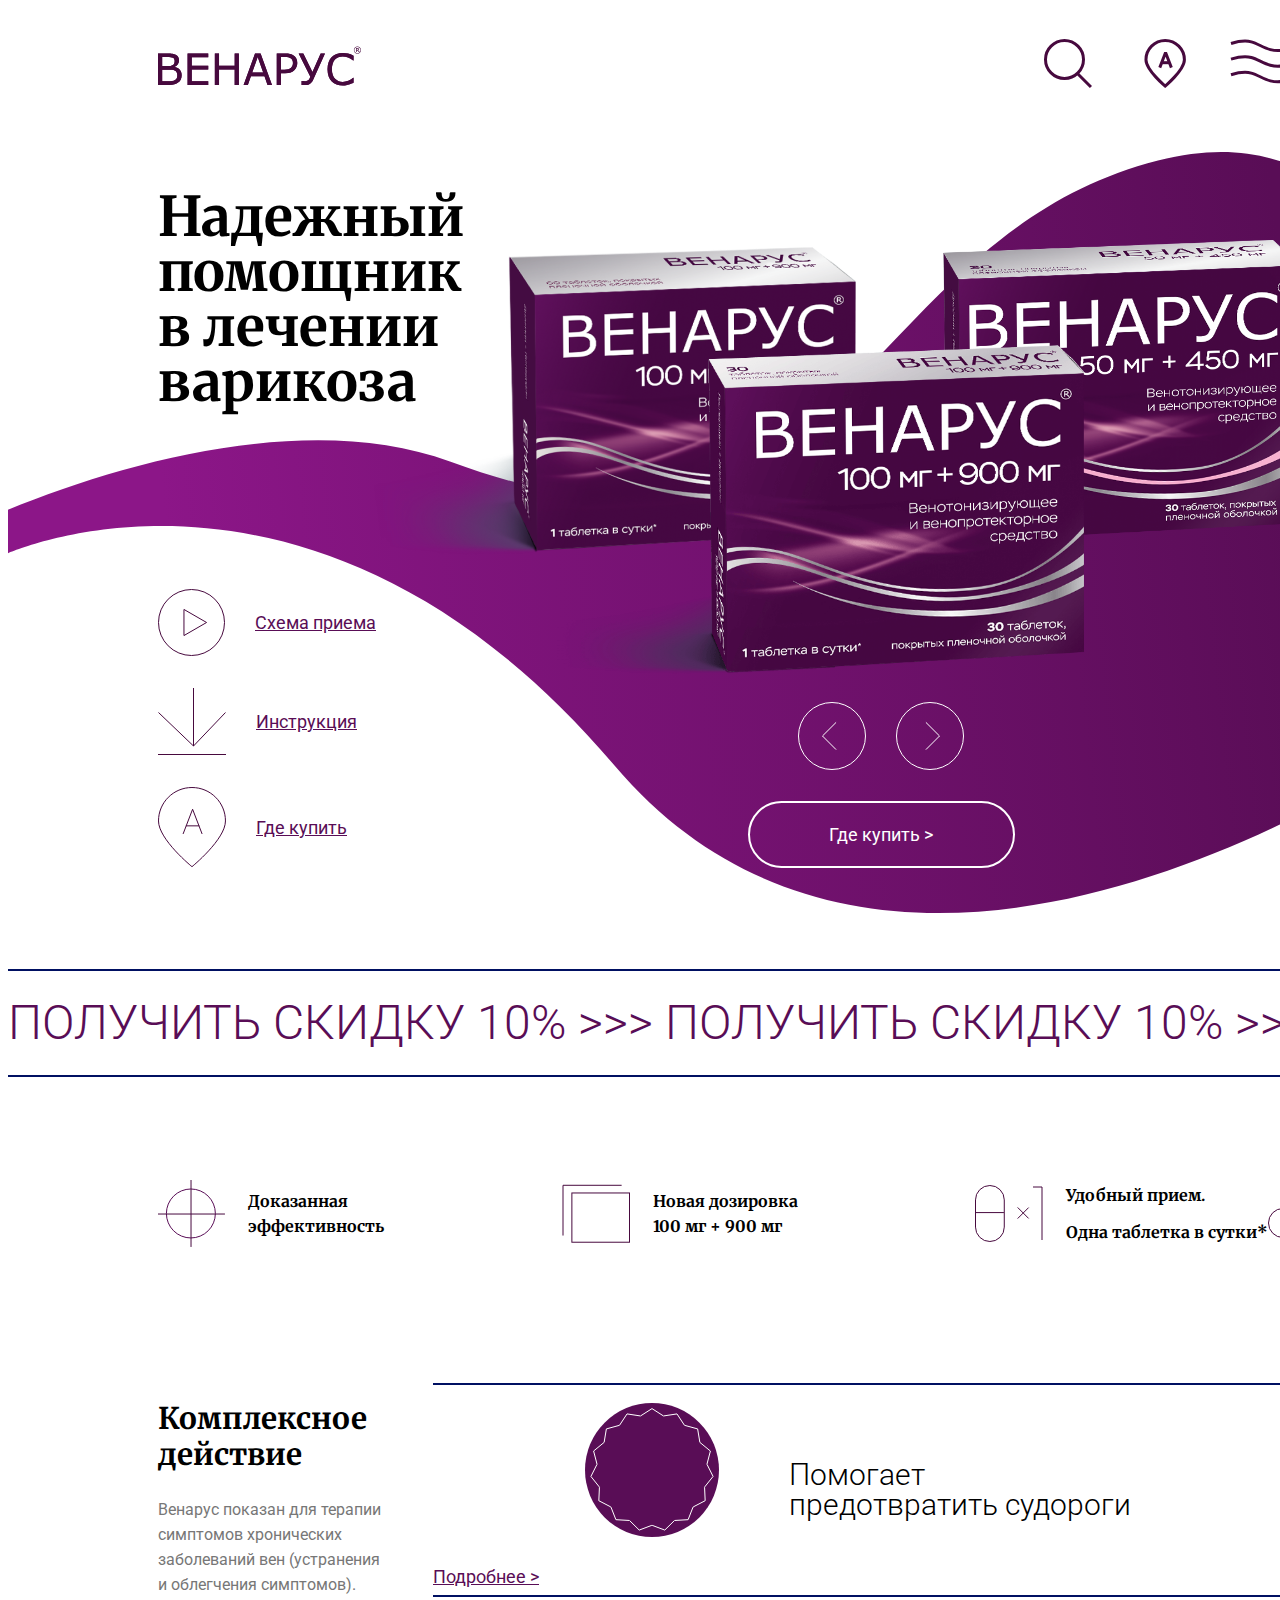
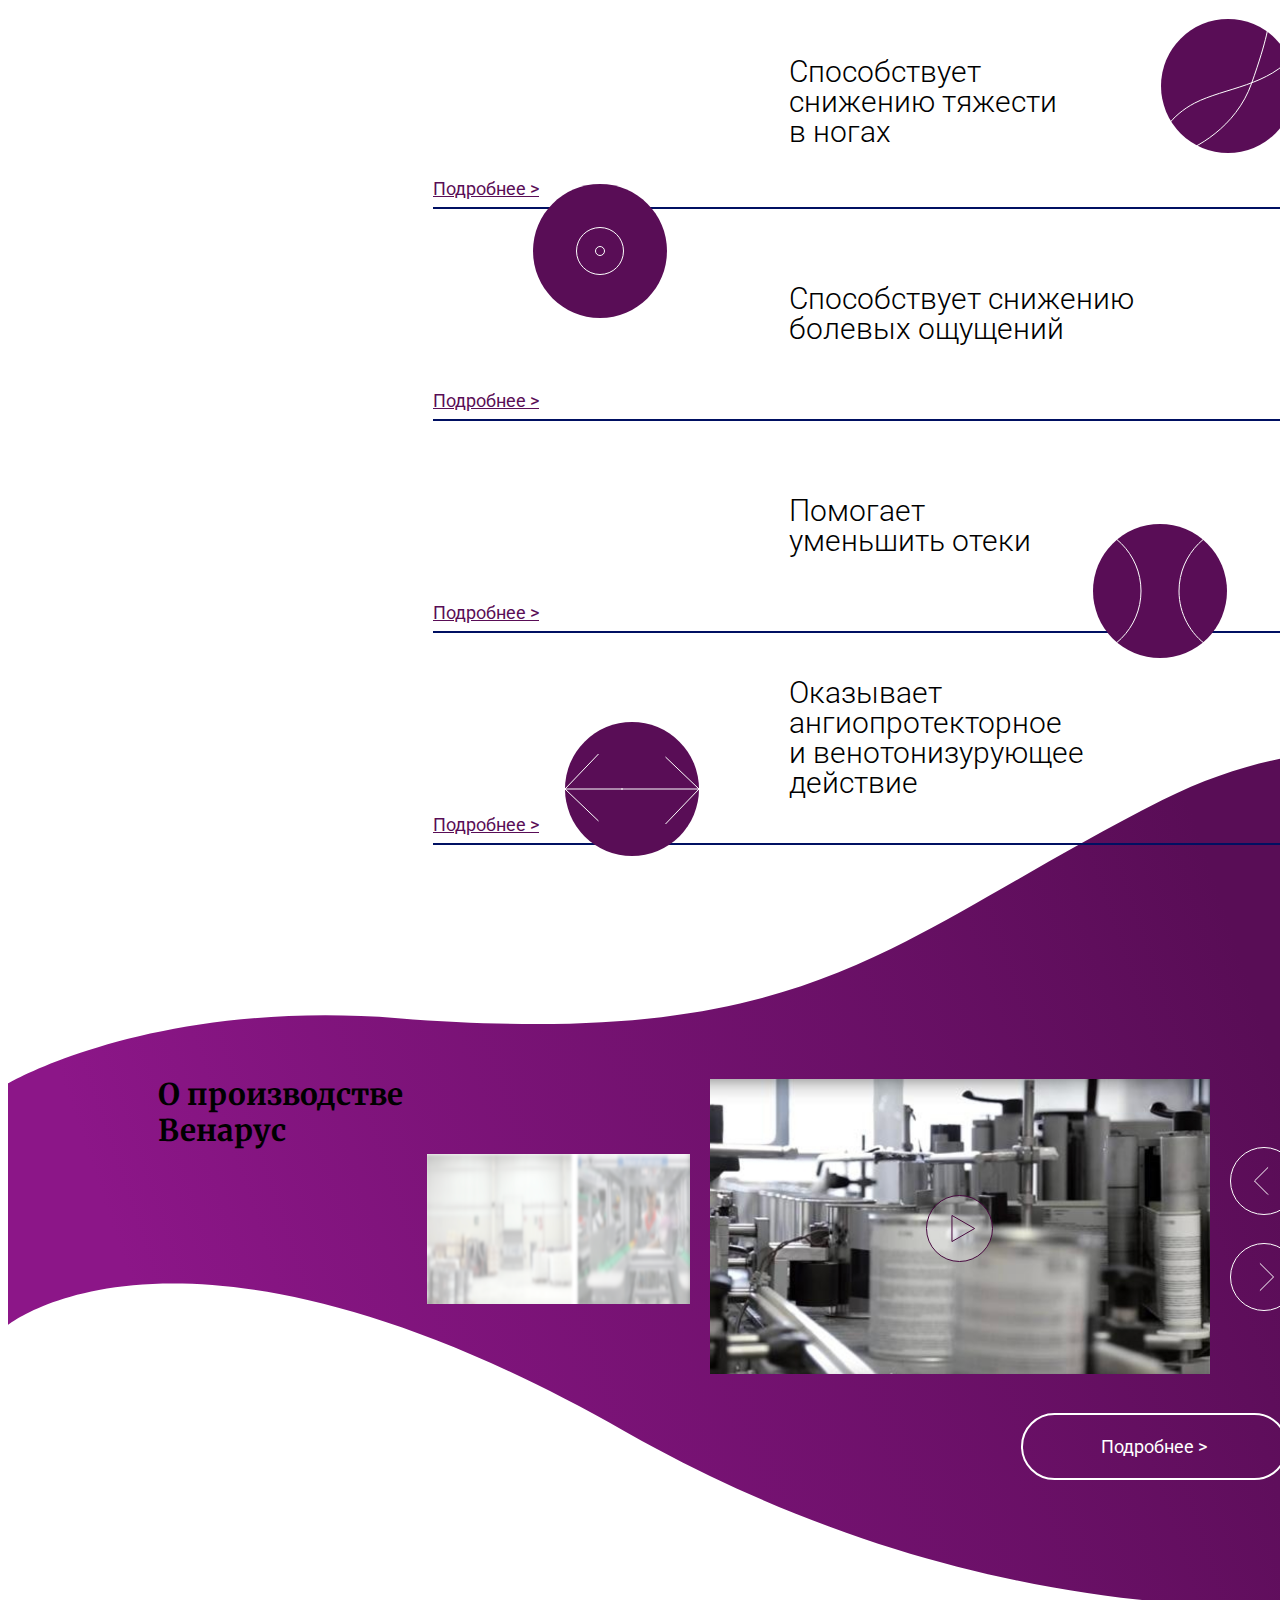
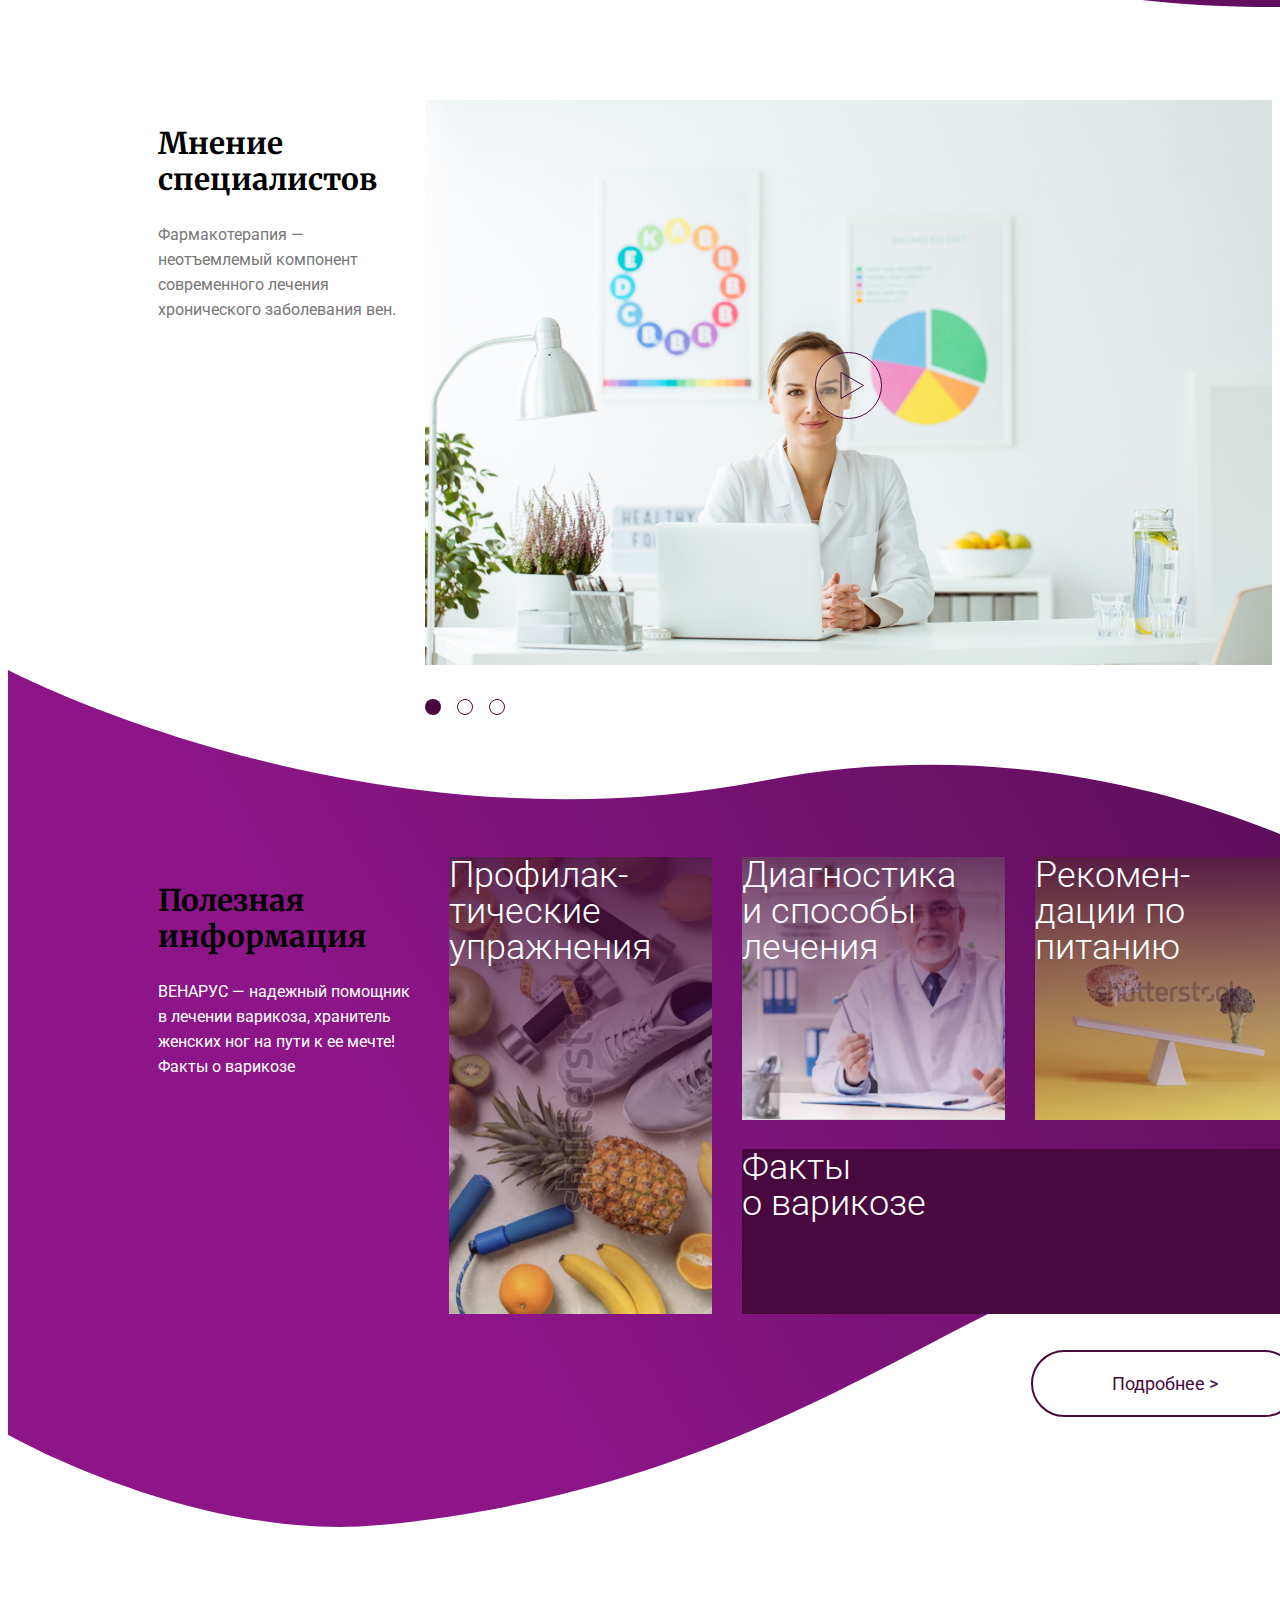
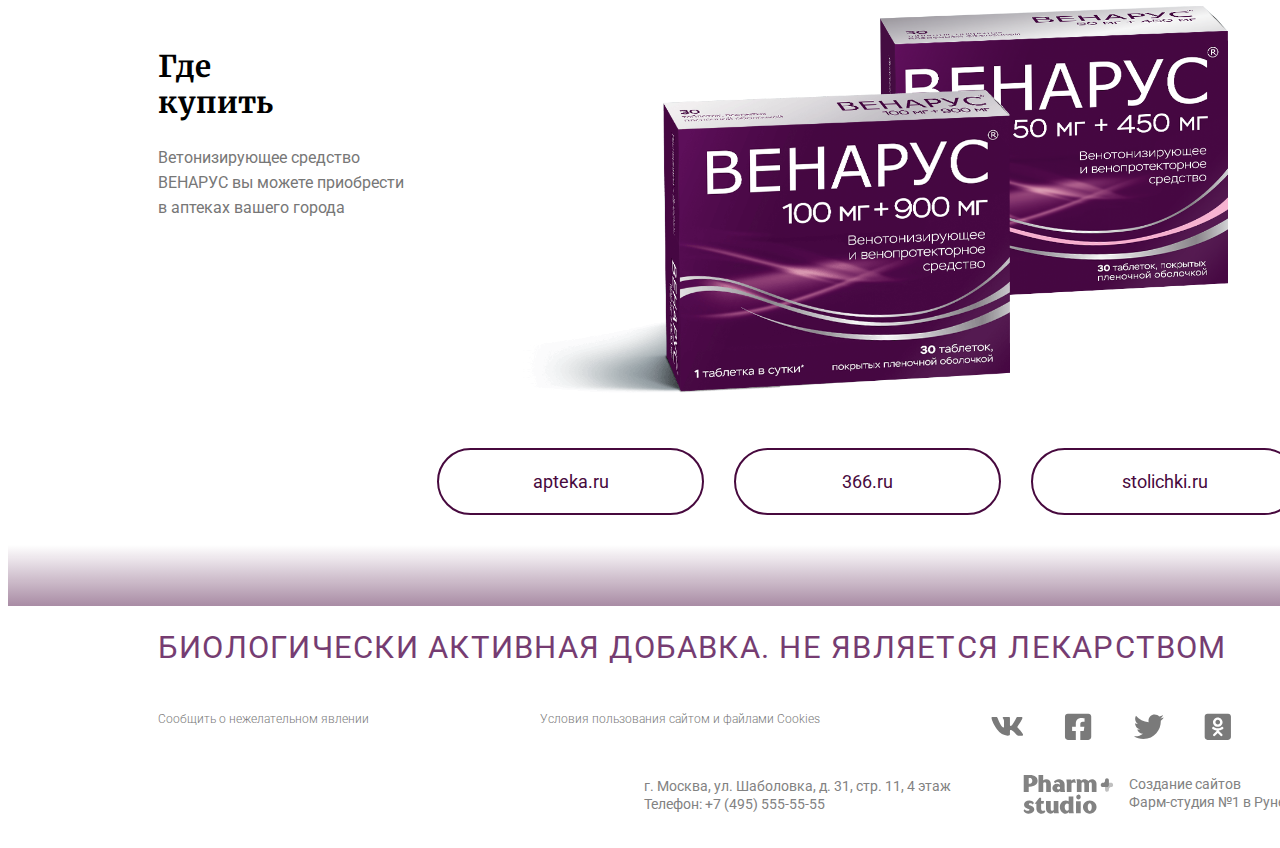
<file: index.html>
<!DOCTYPE html>
<html lang="en">

<head>
    <meta charset="UTF-8">
    <meta http-equiv="X-UA-Compatible" content="IE=edge">
    <meta name="viewport" content="width=device-width, initial-scale=1.0">
    <link
        href="https://fonts.googleapis.com/css?family=Merriweather:300,300italic,regular,italic,700,700italic,900,900italic"
        rel="stylesheet" />
    <link
        href="https://fonts.googleapis.com/css?family=Roboto:100,100italic,300,300italic,regular,italic,500,500italic,700,700italic,900,900italic"
        rel="stylesheet" />
    <link rel="stylesheet" href="css/style.css">
    <title>Венарус</title>
</head>

<body>
    <div class="wrapper">
        <nav class="nav center">
            <img src="img/Group.svg" alt="logo" class="logo">
            <div class="menu">
                <div class="menu__search">
                    <img src="img/Group 98.svg" alt="search">
                </div>
                <div class="menu__map">
                    <img src="img/Group 77.svg" alt="map">
                </div>
                <a href="menu.html" class="menu__button">
                    <img src="img/Group 8.svg" alt="button">
                </a>
            </div>
        </nav>
        <header class="header relative">
            <img src="img/Vector 1.svg" alt="vector" class="volna1 back absolute">
            <div class="header__content center">
                <div class="header__left">
                    <h1 class="header__title">
                        Надежный <br> помощник <br>в лечении <br>варикоза
                    </h1>
                    <img class="volnamediascreen" src="img/vectormedia.svg" alt="volna">
                    <img class="venarusmediascreen" src="img/venarusmediascreen.png" alt="volna">
                    <div class="header__links">
                        <a href="#" class="header__link">
                            <img src="img/Group 10.svg" alt="group10">
                            <span>Схема приема</span>
                        </a>
                        <a href="#" class="header__link">
                            <img src="img/Group 11.svg" alt="group11">
                            <span>Инструкция</span>
                        </a>
                        <a href="#" class="header__link">
                            <img src="img/Group 76.svg" alt="group76">
                            <span>Где купить</span>
                        </a>
                    </div>
                </div>
                <div class="header__right">
                    <img src="img/venarus_900-100 1.png" alt="900-100 1" class="position-back absolute">
                    <img src="img/венарус 50+450.png" alt="900-100 2" class="position-middle absolute">
                    <img src="img/венарус 100+900 2.png" alt="50+450" class="position-front absolute">
                    <div class="header__slider">
                        <div class="header__button-left">
                        </div>
                        <div class="header__button-right">
                        </div>
                    </div>
                    <button class="header__markt">Где купить &gt;</button>
                </div>
                <div class="headermedia">
                    <div class="leftright">
                        <div class="headermedia__button-left">
                        </div>
                        <div class="headermedia__button-right">
                        </div>
                    </div>
                    <button class="header__markt">Где купить &gt;</button>
                </div>
            </div>
        </header>
        <div class="promo">
            <hr size="2" color="rgba(71, 9, 62, 1)">
            <span class="promo__text">получить скидку 10% >>> получить скидку 10% >>> получить скидку 10% </span>
            <hr size="2" color="rgba(71, 9, 62, 1)">
        </div>
        <div class="main center">
            <div class="facts">
                <div class="fact">
                    <img src="img/effect.svg" alt="effect">
                    <span>Доказанная <br> эффективность</span>
                </div>
                <div class="fact">
                    <img src="img/dozirovka.svg" alt="dozirovka">
                    <span>Новая дозировка <br> 100 мг + 900 мг</span>
                </div>
                <div class="fact">
                    <img src="img/priem.svg" alt="priem">
                    <span>Удобный прием. <br> Одна таблетка в сутки*<img src="img/i.svg" alt="i"></span>
                </div>
            </div>
            <div class="polza">
                <div class="left">
                    <h2 class="left__title">Комплексное <br> действие</h2>
                    <div class="left__text">Венарус показан для терапии <br> симптомов хронических <br> заболеваний вен
                        (устранения <br> и облегчения симптомов).</div>
                </div>
                <div class="polza__right">
                    <hr color="rgba(71, 9, 62, 1)">
                    <div class="container">
                        <a class="conteiner__link" href="#">Подробнее &gt;</a>
                        <div class="conteiner__text">Помогает <br> предотвратить судороги</div>
                        <img class="conteiner__ellipse1 absolute" src="img/Ellipse 1.svg" alt="ellipse">
                    </div>
                    <hr color="rgba(71, 9, 62, 1)">
                    <div class="container">
                        <a class="conteiner__link" href="#">Подробнее &gt;</a>
                        <div class="conteiner__text">Способствует <br> снижению тяжести <br> в ногах</div>
                        <img class="conteiner__ellipse2 absolute" src="img/Ellipse 2.svg" alt="ellipse">
                    </div>
                    <hr color="rgba(71, 9, 62, 1)">
                    <div class="container">
                        <a class="conteiner__link" href="#">Подробнее &gt;</a>
                        <div class="conteiner__text">Способствует снижению <br> болевых ощущений</div>
                        <img class="conteiner__ellipse3 absolute" src="img/Ellipse 3.svg" alt="ellipse">
                    </div>
                    <hr color="rgba(71, 9, 62, 1)">
                    <div class="container">
                        <a class="conteiner__link" href="#">Подробнее &gt;</a>
                        <div class="conteiner__text">Помогает <br> уменьшить отеки</div>
                        <img class="conteiner__ellipse4 absolute" src="img/Ellipse 4.svg" alt="ellipse">
                    </div>
                    <hr color="rgba(71, 9, 62, 1)">
                    <div class="container">
                        <a class="conteiner__link" href="#">Подробнее &gt;</a>
                        <div class="conteiner__text">Оказывает <br> ангиопротекторное <br> и венотонизурующее <br>
                            действие
                        </div>
                        <img class="conteiner__ellipse5 absolute" src="img/Ellipse 5.svg" alt="ellipse">
                    </div>
                    <hr color="rgba(71, 9, 62, 1)">
                </div>
            </div>
        </div>
        <div class="proizvodstvo__conteiner relative">
            <img class="volna absolute back" src="img/Vector 2.svg" alt="volna">
            <div class="proizvodstvo center">
                <h2 class="proivodstvo__title">О производстве Венарус</h2>
                <div class="proizvodstvo__right">
                    <div class="digital-content">
                        <img class="digital-content__img" src="img/zavod1.png" alt="zavod">
                        <div class="video-prodaction relative">
                            <img class="video__pic" src="img/zavod_video.png" alt="zavod_video">
                            <img class="play absolute absolute-centr" src="img/play.svg" alt="play">
                        </div>
                        <div class="proizvodstvo__slider">
                            <div class="header__button-left">
                            </div>
                            <div class="header__button-right">
                            </div>
                        </div>
                    </div>
                    <button class="digital__markt">Подробнее &gt;</button>
                </div>
            </div>
        </div>
        <div class="specialist center">
            <div class="left">
                <h2 class="left__title">Мнение <br> специалистов</h2>
                <span class="left__text">Фармакотерапия — <br> неотъемлемый компонент <br> современного лечения <br>
                    хронического заболевания вен.</span>
            </div>
            <div class="video relative">
                <img class="video__specialist" src="img/specialist.jpeg" alt="specialist">
                <img class="play absolute absolute-centr" src="img/play.svg" alt="play">
                <div class="circle-slider">
                    <div class="circle-color"></div>
                    <div class="circle"></div>
                    <div class="circle"></div>
                </div>
            </div>
        </div>
        <img class="back absolute" src="img/Volna3.svg" alt="Volna3">
        <div class="infoblock center">
            <div class="left">
                <h2 class="left__title">Полезная информация</h2>
                <div class="left__text white">ВЕНАРУС — надежный помощник в лечении варикоза, хранитель женских ног на
                    пути к
                    ее мечте!
                    Факты о варикозе</div>
            </div>
            <div class="infoblock__right">
                <div class="image__block">
                    <div class="grid__img">
                        <span class="desc">Профилак- <br>тические упражнения</span>
                        <!-- <img src="img/profilacticheskie.png" alt=""> -->
                    </div>
                    <div class="grid__img">
                        <span class="desc">Диагностика <br> и способы лечения</span>
                        <!-- <img src="img/diagnostika.png" alt=""> -->
                    </div>
                    <div class="grid__img">
                        <span class="desc">Рекомен- <br> дации по питанию</span>
                        <!-- <img src="img/recomendacii.png" alt=""> -->
                    </div>
                    <div class="grid__img rectangle">
                        <span class="desc"> Факты <br> о варикозе</span>
                    </div>
                </div>
                <button class="info__markt">Подробнее &gt;</button>

            </div>
        </div>
        <div class="shop center">
            <div class="shop__left">
                <h2 class="left__title">Где <br> купить</h2>
                <span class="left__text">Ветонизирующее средство <br> ВЕНАРУС вы можете приобрести <br> в аптеках вашего
                    города</span>
            </div>
            <div class="shop__right relative">
                <img class="shop-back absolute" src="img/венарус 50+450.png" alt="венарус100+900">
                    <img class="shop-front absolute" src="img/венарус 100+900 2.png" alt="венарус100+900">
                   
                <div class="flex-btn">
                    <button class="shop-btn">apteka.ru</button>
                    <button class="shop-btn">366.ru</button>
                    <button class="shop-btn">stolichki.ru</button>
                </div>
            </div>
        </div>
        <div class="gradient"></div>
        <div class="footer center">
            <h2 class="footer__header">БИОЛОГИЧЕСКИ АКТИВНАЯ ДОБАВКА. НЕ ЯВЛЯЕТСЯ ЛЕКАРСТВОМ</h2>
            <div class="footer__links">
                <a class="footer__link" href="#">Сообщить о нежелательном явлении</a>
                <a class="footer__link" href="#">Условия пользования сайтом и файлами Cookies</a>
                <div class="social">
                    <img src="img/vk.svg" alt="vk">
                    <img src="img/fb.svg" alt="fb">
                    <img src="img/twitter.svg" alt="twtr">
                    <img src="img/odnoklassniki.svg" alt="odnoklassniki">
                </div>
            </div>
            <div class="about">
                <div class="adress">г. Москва, ул. Шаболовка, д. 31, стр. 11, 4 этаж <br>
                    Телефон: +7 (495) 555-55-55</div>
                <div class="pharmstudio">
                    <img src="img/pharmstudio.svg" alt="logo_pharmstudio">
                    <span>Создание сайтов <br> Фарм-студия №1 в Рунете</span> 
                </div>
            </div>
        </div>
    </div>


</body>

</html>
</file>
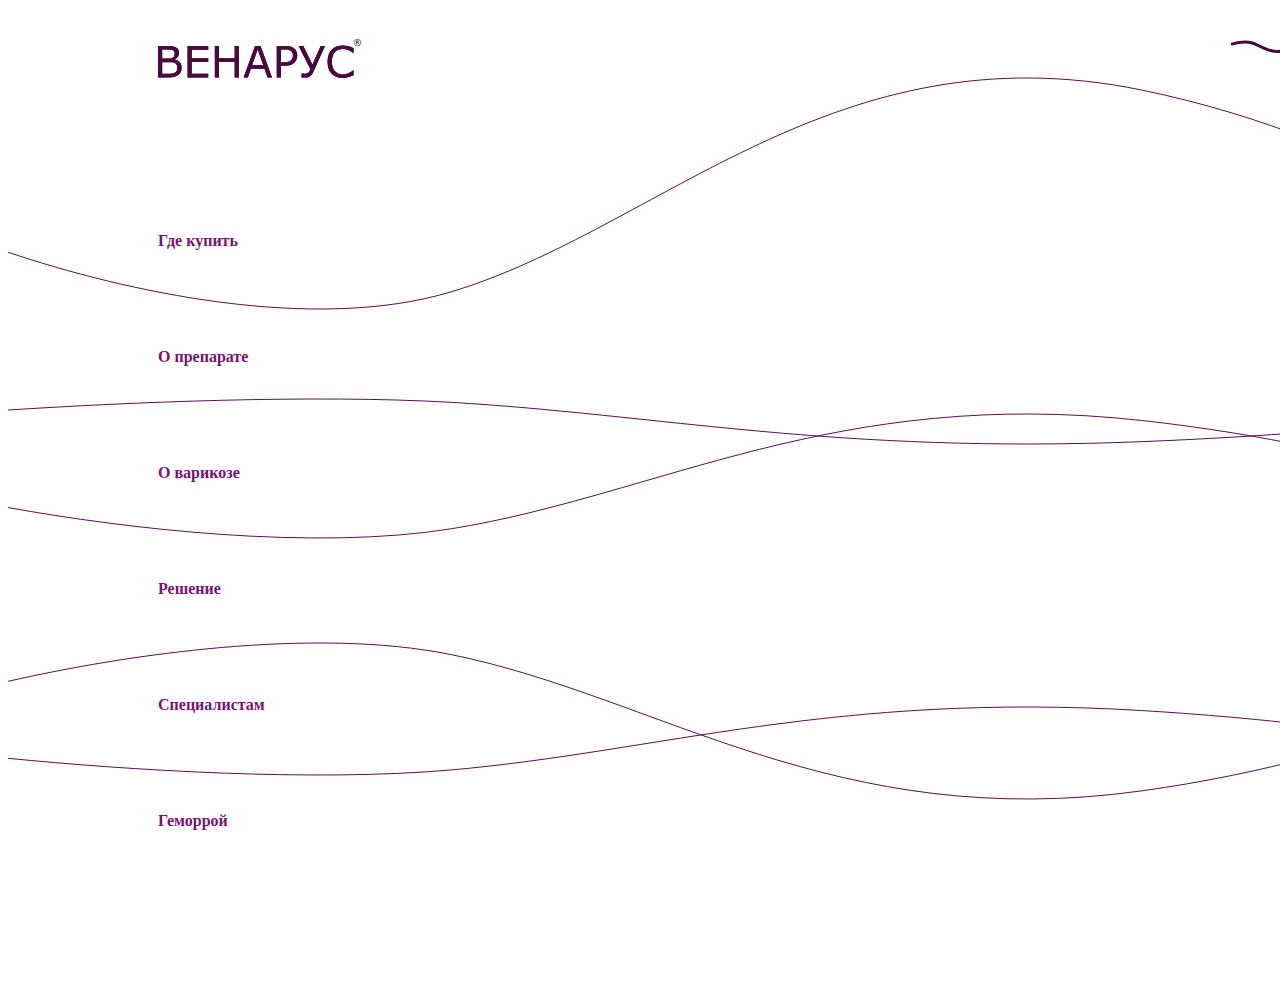
<file: menu.html>
<!DOCTYPE html>
<html lang="en">

<head>
    <meta charset="UTF-8">
    <meta http-equiv="X-UA-Compatible" content="IE=edge">
    <meta name="viewport" content="width=device-width, initial-scale=1.0">
    <link rel="stylesheet" href="/css/style.css">
    <title>Венарус</title>
</head>

<body>
    <div class="wrapper ">
        <div class="nav center">
            <img src="/img/Group.svg" class="logo">
            <a href="index.html"><img src="/img/menuicon.svg" class="menu__icon"></a> 
        </div>
        <div class="background relative">
            <img class="vectormenu1 absolute" src="/img/Vectormenu1.svg" alt="vectormenu1">
            <img class="vectormenu2 absolute" src="/img/Vectormenu2.svg" alt="vectormenu2">
            <img class="vectormenu3 absolute" src="/img/Vectormenu3.svg" alt="Vectormenu3">
            <img class="vectormenu4 absolute" src="/img/Vectormenu4.svg" alt="vectormenu5">
            <img class="vectormenu5 absolute" src="/img/Vectormenu5.svg" alt="vectormenu6">
        </div>
        <div class="linksmenu center">
            <a class="linkmenu" href="#">Где купить</a>
            <a class="linkmenu" href="#">О препарате</a>
            <a class="linkmenu" href="#">О варикозе</a>
            <a class="linkmenu" href="#">Решение</a>
            <a class="linkmenu" href="#">Специалистам</a>
            <a class="linkmenu" href="#">Геморрой</a>
        </div>
    </div>
</body>

</html>
</file>
<file: css/style.css>
.wrapper {
    width: 1440px;
    margin: auto;
    overflow: hidden;
}

.nav {
    display: flex;
    justify-content: space-between;
    padding-bottom: 59.17px;
    padding-top: 31px;
}

.center {
    width: 1140px;
    margin: auto;
}

.menu {
    display: flex;
    flex-direction: row;
}

.menu__map {
    margin-left: 51.46px;
    margin-right: 44.09px;
}

.relative {
    position: relative;
}

.back {
    z-index: -5;
}

.absolute {
    position: absolute;
}

.header__title {
    font-family: 'Merriweather';
    font-style: normal;
    font-weight: 700;
    font-size: 55px;
    line-height: 55px;
}

.header__links {
    margin-top: 180px;
    display: flex;
    flex-direction: column;
    gap: 32px;
}

.header__link {
    display: flex;
    align-items: center;
    gap: 30px;
    font-family: Roboto;
    font-style: Regular;
    font-size: 18px;
    line-height: 21px;
    color: #590D56;
}

.header__content {
    display: flex;
    margin-bottom: 101px;
}

.position-back {
    z-index: 0;
    top: 57px;
    left: 333px;
}

.position-middle {
    width: 27%;
    z-index: 1;
    top: 33px;
    right: 134px;
}

.position-front {
    width: 53%;
    z-index: 2;
    top: -18px;
    right: 175px;
}

.header__right {
    z-index: 3;
    flex-grow: 1;
    align-self: flex-end;
}

.header__button-left {
    width: 68px;
    height: 68px;
    background: url(/img/Group\ 17.svg);
}

.header__button-right {
    width: 68px;
    height: 68px;
    background: url(/img/Group\ 18.svg);

}

.header__slider {
    display: flex;
    flex-direction: row;
    justify-content: center;
    gap: 30px;
}

.header__markt {
    display: block;
    margin: 0 auto;
    width: 267px;
    height: 67px;
    background: none;
    border: 2px solid #FFF;
    border-radius: 39px;
    font-family: 'Roboto';
    font-style: normal;
    font-weight: 400;
    font-size: 18px;
    line-height: 21px;
    text-align: center;
    color: #FFFFFF;
    margin-top: 31px;
}

.hr {
    color: rgba(71, 9, 62, 1);
}

.promo {
    font-family: 'Roboto';
    font-style: normal;
    font-weight: 300;
    font-size: 48px;
    line-height: 56px;
    text-transform: uppercase;
    color: #590D56;
    width: 2050px;
    margin-bottom: 103px;
}

.facts {
    display: flex;
    justify-content: space-between;
    margin-bottom: 128px;
}

.fact {
    font-family: 'Merriweather';
    font-style: normal;
    font-weight: 700;
    font-size: 16px;
    line-height: 25px;
    display: flex;
    align-items: center;
    gap: 23px;
}

.polza {
    display: flex;
    gap: 52px;
}

.left__title {
    font-family: 'Merriweather';
    font-style: normal;
    font-weight: 700;
    font-size: 30px;
    line-height: 36px;
}

.left__text {
    font-family: 'Roboto';
    font-style: normal;
    font-weight: 400;
    font-size: 16px;
    line-height: 25px;
    color: #777777;
}

.polza__right {
    flex-grow: 1;
}

.conteiner__link {
    font-family: 'Roboto';
    font-style: normal;
    font-weight: 400;
    font-size: 18px;
    line-height: 21px;
    text-decoration-line: underline;
    color: #590D56;
    align-self: end;
}

.conteiner__text {
    font-family: 'Roboto';
    font-style: normal;
    font-weight: 300;
    font-size: 30px;
    line-height: 30px;
    color: #000000;
    align-self: center;
    flex-grow: 1;
}

.container {
    display: flex;
    gap: 250px;
    height: 194px;
    position: relative;
}

.conteiner__ellipse1 {
    left: 152px;
    top: 10px;
}

.conteiner__ellipse2 {
    right: 0;
}

.conteiner__ellipse3 {
    left: 100px;
    top: -33px;
}

.conteiner__ellipse4 {
    right: 52px;
    bottom: -36px;
}

.conteiner__ellipse5 {
    left: 131px;
    bottom: -22px;
}

.volna {
    top: -104px;
}

.proizvodstvo__conteiner {
    margin-bottom: 147px;
}

.proizvodstvo {
    display: flex;
    height: 700px;
    align-items: center;
    gap: 17px;
    margin-bottom: 86px;
}

.proivodstvo__title {
    font-family: 'Merriweather';
    font-style: normal;
    font-weight: 700;
    font-size: 30px;
    line-height: 36px;
    color: #000000;
    margin-bottom: 207px;
}

.digital-content__img {
    width: 263px;
    height: 150px;
}

.digital-content {
    display: flex;
    gap: 20px;
    align-items: center;
    justify-content: space-between;
}

.proizvodstvo__slider {
    display: flex;
    flex-direction: column;
    gap: 28px;
}

.proizvodstvo__right {
    margin-top: 153px;
}

.digital__markt {
    width: 267px;
    height: 67px;
    background: none;
    border: 2px solid #FFF;
    border-radius: 39px;
    font-family: 'Roboto';
    font-style: normal;
    font-weight: 400;
    font-size: 18px;
    line-height: 21px;
    text-align: center;
    color: #FFFFFF;
    margin: 35px 0px 0px 594px;
}

.absolute-centr {
    top: calc(50% - 33.5px);
    right: calc(50% - 33.5px);
}

.specialist {
    display: flex;
    gap: 29px;
}

.video__specialist {
    width: 100%;
    margin-bottom: 30px;
}

.video-production {
    flex: 1;
    width: 458px;
    height: 270px;
    object-fit: contain;
}

.video__pic {
    width: 100%;
    height: 100%;
}

.video {
    width: 847px;
    height: 570px;
}

.circle-slider {
    display: flex;
    gap: 16px;

}

.circle {
    width: 14px;
    height: 14px;
    border: 1px solid #47093E;
    border-radius: 10px;
}

.circle-color {
    width: 16px;
    height: 16px;
    background: #47093E;
    border-radius: 10px;
}

.infoblock {
    height: 566px;
    display: flex;
    gap: 29px;
    margin-top: 187px;
}

.infoblock__right {
    display: flex;
    flex-direction: column;
}

.rectangle {
    background: #47093E;
    font-family: 'Roboto';
    font-style: normal;
    font-weight: 300;
    font-size: 36px;
    line-height: 36px;
    color: #FFFFFF;
}

.image__block {
    display: grid;
    grid-template-columns: 263px 263px 263px;
    grid-template-rows: 263px 165px;
    gap: 29px 30px;
}

.grid__img:nth-child(1) {
    background: linear-gradient(179.96deg, rgba(71, 9, 62, 0.9) -0.95%, rgba(71, 9, 62, 0) 99.97%), url(/img/profil.png);
    grid-column: 1 / 2;
    grid-row: 1 / 3;
}

.grid__img:nth-child(2) {
    background-image: linear-gradient(180.79deg, rgba(71, 9, 62, 0.8) 0.68%, rgba(71, 9, 62, 0) 99.32%), url(/img/diagnos.png);
    grid-column: 2 / 3;
    grid-row: 1 / 2;
}

.grid__img:nth-child(3) {
    background-image: linear-gradient(180.68deg, rgba(71, 9, 62, 0.9) 0.59%, rgba(71, 9, 62, 0) 99.41%), url(/img/recomen.png);
    grid-column: 3 / 4;
    grid-row: 1 / 2;
}

.grid__img:nth-child(4) {
    grid-column: 2 / 4;
    grid-row: 2 / 3;
}

.grid__img {
    position: relative;
    overflow: hidden;
    width: 100%;
    height: 100%;
}

.info__markt {
    width: 267px;
    height: 67px;
    background: none;
    border: 2px solid #47093E;
    border-radius: 39px;
    font-family: 'Roboto';
    font-style: normal;
    font-weight: 400;
    font-size: 18px;
    line-height: 21px;
    text-align: center;
    color: #47093E;
    margin-top: 36px;
    align-self: flex-end;
}

.white {
    color: #FFFFFF;
}

.shop {
    display: flex;
    justify-content: space-between;
    margin-top: 200px;
    height: 492px;
}

.desc {
    font-family: 'Roboto';
    font-style: normal;
    font-weight: 300;
    font-size: 36px;
    line-height: 100%;
    color: #FFFFFF;
    margin-top: 20px;

}

.shop-btn {
    width: 267px;
    height: 67px;
    background: none;
    border: 2px solid #47093E;
    border-radius: 39px;
    font-family: 'Roboto';
    font-style: normal;
    font-weight: 400;
    font-size: 18px;
    line-height: 21px;
    text-align: center;
    color: #47093E;
}

.shop-btn:hover {
    background: #590D56;
    color: #FFFFFF;
}

.shop-back {
    width: 381px;
    bottom: 182px;
    right: 55px;

}

.shop-front {
    width: 704px;
    bottom: -84px;
    right: 114px;
}

.shop__right {
    display: flex;
    flex-direction: column;
    justify-content: flex-end;
    align-items: center;
}

.flex-btn {
    display: flex;
    gap: 30px;
}

.gradient {
    margin-top: 30px;
    height: 61px;
    background: linear-gradient(360deg, rgba(71, 9, 62, 0.5) -7.14%, rgba(255, 255, 255, 0) 100%);
    background-blend-mode: multiply;
}


.footer__header {
    font-family: 'Roboto';
    font-style: normal;
    font-weight: 400;
    font-size: 31px;
    line-height: 100%;
    letter-spacing: 0.04em;
    color: #540C50;
    opacity: 0.8;
    margin-bottom: 50px;
}

.footer__links {
    width: 1073.12px;
    display: flex;
    justify-content: space-between;
    margin-bottom: 35px;
}

.footer__link {
    text-decoration: none;
    font-family: 'Roboto';
    font-style: normal;
    font-weight: 300;
    font-size: 12px;
    line-height: 100%;
    color: #7A7A7A;
}

.social {
    display: flex;
    gap: 40.51px;
}

.about {
    display: flex;
    align-items: center;
    gap: 72.69px;
    justify-content: flex-end;
    font-family: 'Roboto';
    font-style: normal;
    font-weight: 400;
    font-size: 14px;
    line-height: 130%;
    color: #828282;
    margin-bottom: 24px;
}

.pharmstudio {
    display: flex;
    gap: 14.71px;
}

.linksmenu {
    margin-top: 96px;
    display: flex;
    flex-direction: column;
    gap: 100px;
    margin-bottom: 150px;
}

.linkmenu {
    text-decoration: none;
    font-family: 'Merriweather';
    font-style: normal;
    font-weight: 700;
    font-size: 16px;
    line-height: 100%;
    color: #771373;
}
.vectormenu1 {
    top: -60px;
}
.vectormenu2 {
    top: 261px;
}
.vectormenu3 {
    top: 276px;
}
.vectormenu4 {
    top: 505px;
}
.vectormenu5 {
    top: 569px;
}
.volnamediascreen,
.venarusmediascreen,
.headermedia {
    display: none;
}


@media screen and (max-width:320px) {

.wrapper {
    width: 320px;
}
.center {
    width: 290px;
}
.nav {
    padding-top: 16px;
    padding-bottom: 0px;
}
.nav img {
    width: 135px;
    height: 25px;
}
.menu {
    gap: 10px;
}
.menu__search img {
    width: 23.96px;
    height: 23.46px;
}
.menu__map {
    margin:0px;
}

.menu__map img {
    width:20.7px;
    height:24.48px;
    margin:0px;
}
.menu__button img {
    width: 32.97px;
    height: 20.31px;
}

.header__title {
    font-size: 45px;
    line-height: 40px;
}


.volnamediascreen {
    display: block;
    position: absolute;
    z-index: -1;
    top: 72px;
}
.venarusmediascreen {
    display: block;
    position: absolute;
    width: 468px;
    left: -76px;
    top: 79px;
}
.headermedia {
    display: block;
    margin-top: 212px;
}
.leftright {
    width: 100%;
    display: flex;
    gap: 15.09px;
    justify-content: center;
    
}
.headermedia__button-left {
    width: 34.2px;
height: 34.2px;
    background: url(/img/leftmedia.svg);
    background-repeat: no-repeat;
}

.headermedia__button-right {
    width: 34.2px;
height: 34.2px;
    background: url(/img/rightmedia.svg);
    background-repeat: no-repeat;
}
.header__markt {
    color: #590D56;
    border-color: #590D56;
    width: 132px;
height: 34px;
font-size: 14px;
line-height: 16px;
}
.header__content {
    flex-direction: column;
    margin: 0;
}
.volna1,
.header__links,
.header__right,
.back,
.promo,
.main,
.proizvodstvo__conteiner,
.specialist,
.infoblock,
.shop,
.gradient,
.footer {
    display: none;
}
}
</file>
